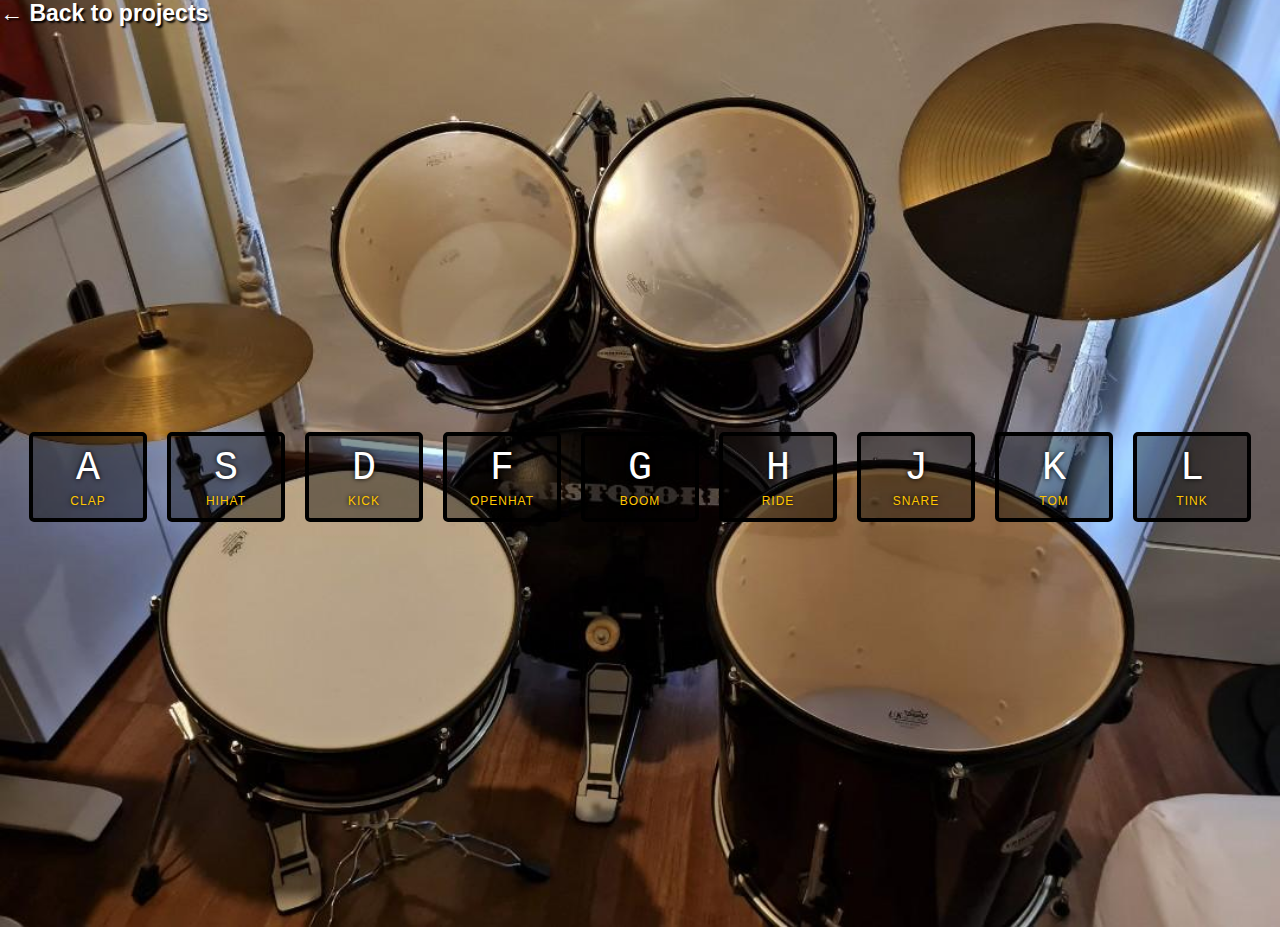
<file: projects/drumkit.html>
<!DOCTYPE html>
<html lang="en">
  <head>
    <meta charset="UTF-8" />
    <meta name="viewport" content="width=device-width, initial-scale=1.0" />
    <title>Drum   Kit</title>
    <link rel="stylesheet" href="./drumkit.css" />
  </head>

  <body >
    
    <div class="back-link">
      <a
        class="mt-2"
        style="text-decoration: none; text-shadow: 2px 2px 2px black; font-weight: bold; font-size: 23px; color: white"
        href="../projects.html"
        >&#x2190; Back to projects</a>
    </div>

  <div class="keys">
    <div data-key="65" class="key">
      <kbd>A</kbd>
      <span class="sound">clap</span>
      <audio data-key="65" src="./sounds/clap.wav"></audio>
    </div>
    <div data-key="83" class="key">
      <kbd>S</kbd>
      <span class="sound">hihat</span>
      <audio data-key="83" src="./sounds/hihat.wav"></audio>
    </div>
    <div data-key="68" class="key">
      <kbd>D</kbd>
      <span class="sound">kick</span>
      <audio data-key="68" src="./sounds/kick.wav"></audio>
    </div>
    <div data-key="70" class="key">
      <kbd>F</kbd>
      <span class="sound">openhat</span>
      <audio data-key="70" src="./sounds/openhat.wav"></audio>
    </div>
    <div data-key="71" class="key">
      <kbd>G</kbd>
      <span class="sound">boom</span>
      <audio data-key="71" src="./sounds/boom.wav"></audio>
    </div>
    <div data-key="72" class="key">
      <kbd>H</kbd>
      <span class="sound">ride</span>
      <audio data-key="72" src="./sounds/ride.wav"></audio>
    </div>
    <div data-key="74" class="key">
      <kbd>J</kbd>
      <span class="sound">snare</span>
      <audio data-key="74" src="./sounds/snare.wav"></audio>
    </div>
    <div data-key="75" class="key">
      <kbd>K</kbd>
      <span class="sound">tom</span>
      <audio data-key="75" src="./sounds/tom.wav"></audio>
    </div>
    <div data-key="76" class="key">
      <kbd>L</kbd>
      <span class="sound">tink</span>
      <audio data-key="76" src="./sounds/tink.wav"></audio>
    </div>
  </div>

  
  
 
  
  
  <script src="./app.js"></script>
 

  </body>
</html>
</file>
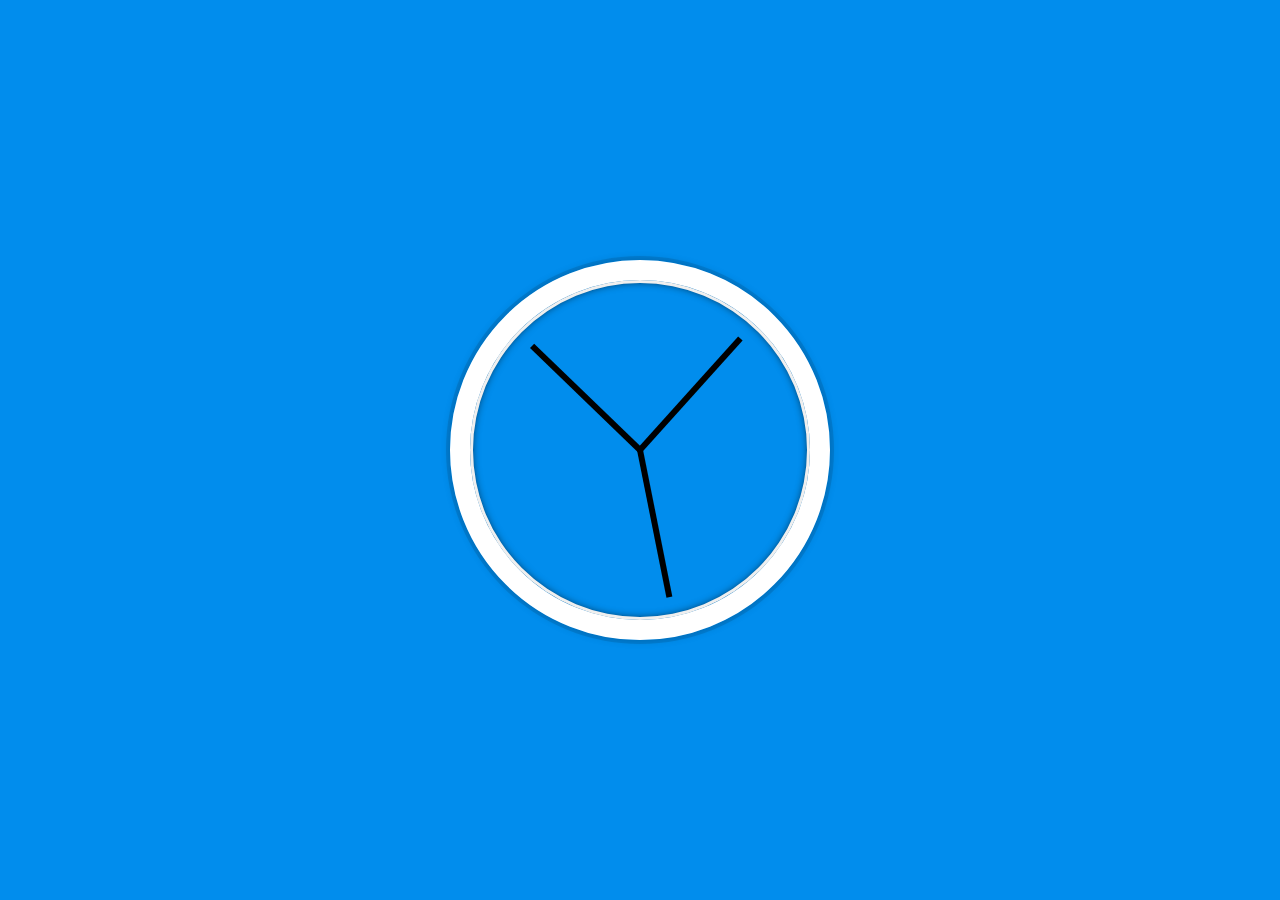
<file: projects/time/clock.html>
<!DOCTYPE html>
<html lang="en">
 <head>
   <meta charset="UTF-8"/>
   <meta name="viewport" content="width=device-width, initial-scale=1.0" />
   <title>Simple Clock</title>
   <link rel="stylesheet" href="./clock.css" />

  </head>
  
 <body>
  <body>
<!-- 
    <div class="back-link">
      <a
        class="mt-2"
        style="text-decoration: none; text-shadow: 2px 2px 2px black; font-weight: bold; font-size: 23px; color: white"
        href="./projects.html"
        >&#x2190; Back </a>
    </div> -->

    <div class="clock">
      <div class="clock-face">
        <div class="hand hour-hand"></div>
        <div class="hand min-hand"></div>
        <div class="hand second-hand"></div>
      </div>
    </div>

 
  
  <script src="./clock.js"></script>
 </body>
</html>
</file>
<file: projects/drumkit.css>
html {
  font-size: 10px;
  background: url('background.jpg') bottom center;
  background-size: cover;
}

body,html {
  margin: 0;
  padding: 0;
  font-family: sans-serif;
}

.keys {
  display: flex;
  flex: 1;
  min-height: 100vh;
  align-items: center;
  justify-content: center;
}

.key {
  border: .4rem solid black;
  border-radius: .5rem;
  margin: 1rem;
  font-size: 1.5rem;
  padding: 1rem .5rem;
  transition: all .07s ease;
  width: 10rem;
  text-align: center;
  color: white;
  background: rgba(0,0,0,0.4);
  text-shadow: 0 0 .5rem black;
}

.playing {
  transform: scale(1.1);
  border-color: #ffc600;
  box-shadow: 0 0 1rem #ffc600;
}

kbd {
  display: block;
  font-size: 4rem;
}

.sound {
  font-size: 1.2rem;
  text-transform: uppercase;
  letter-spacing: .1rem;
  color: #ffc600;
}
</file>
<file: projects/time/clock.css>
html {
  background: #018DED url(https://unsplash.it/1500/1000?image=881&blur=5);
  background-size: cover;
  font-family: 'helvetica neue';
  text-align: center;
  font-size: 10px;
}

body {
  margin: 0;
  font-size: 2rem;
  display: flex;
  flex: 1;
  min-height: 100vh;
  align-items: center;
}

.clock {
  width: 30rem;
  height: 30rem;
  border: 20px solid white;
  border-radius: 50%;
  margin: 50px auto;
  position: relative;
  padding: 2rem;
  box-shadow:
    0 0 0 4px rgba(0,0,0,0.1),
    inset 0 0 0 3px #EFEFEF,
    inset 0 0 10px black,
    0 0 10px rgba(0,0,0,0.2);
}

.clock-face {
  position: relative;
  width: 100%;
  height: 100%;
  transform: translateY(-3px); /* account for the height of the clock hands */
}

.hand {
  width: 50%;
  height: 6px;
  background: black;
  position: absolute;
  top: 50%;
  transform-origin: 100%;
  transform: rotate(90deg);
  transition: all 0.05s;
  transition-timing-function: cubic-bezier(0.1, 2.7, 0.58, 1);
}
</file>
